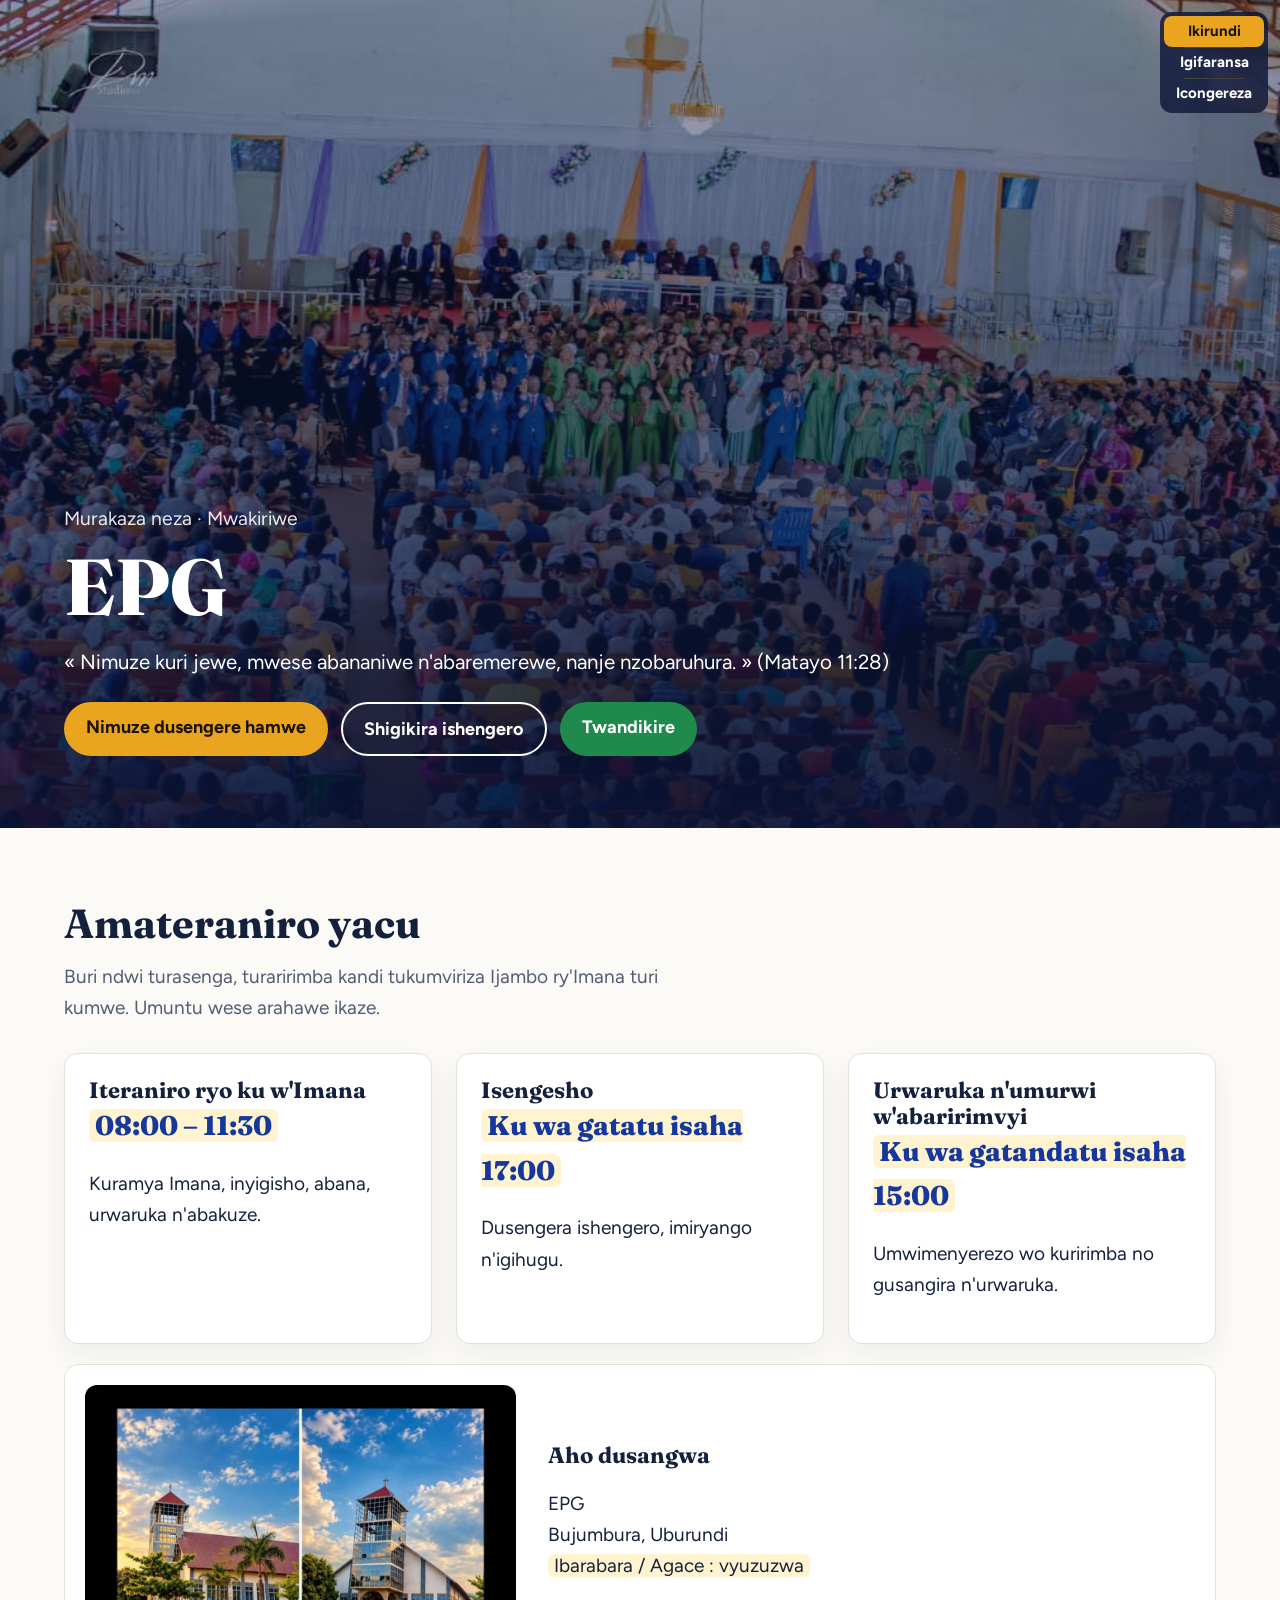
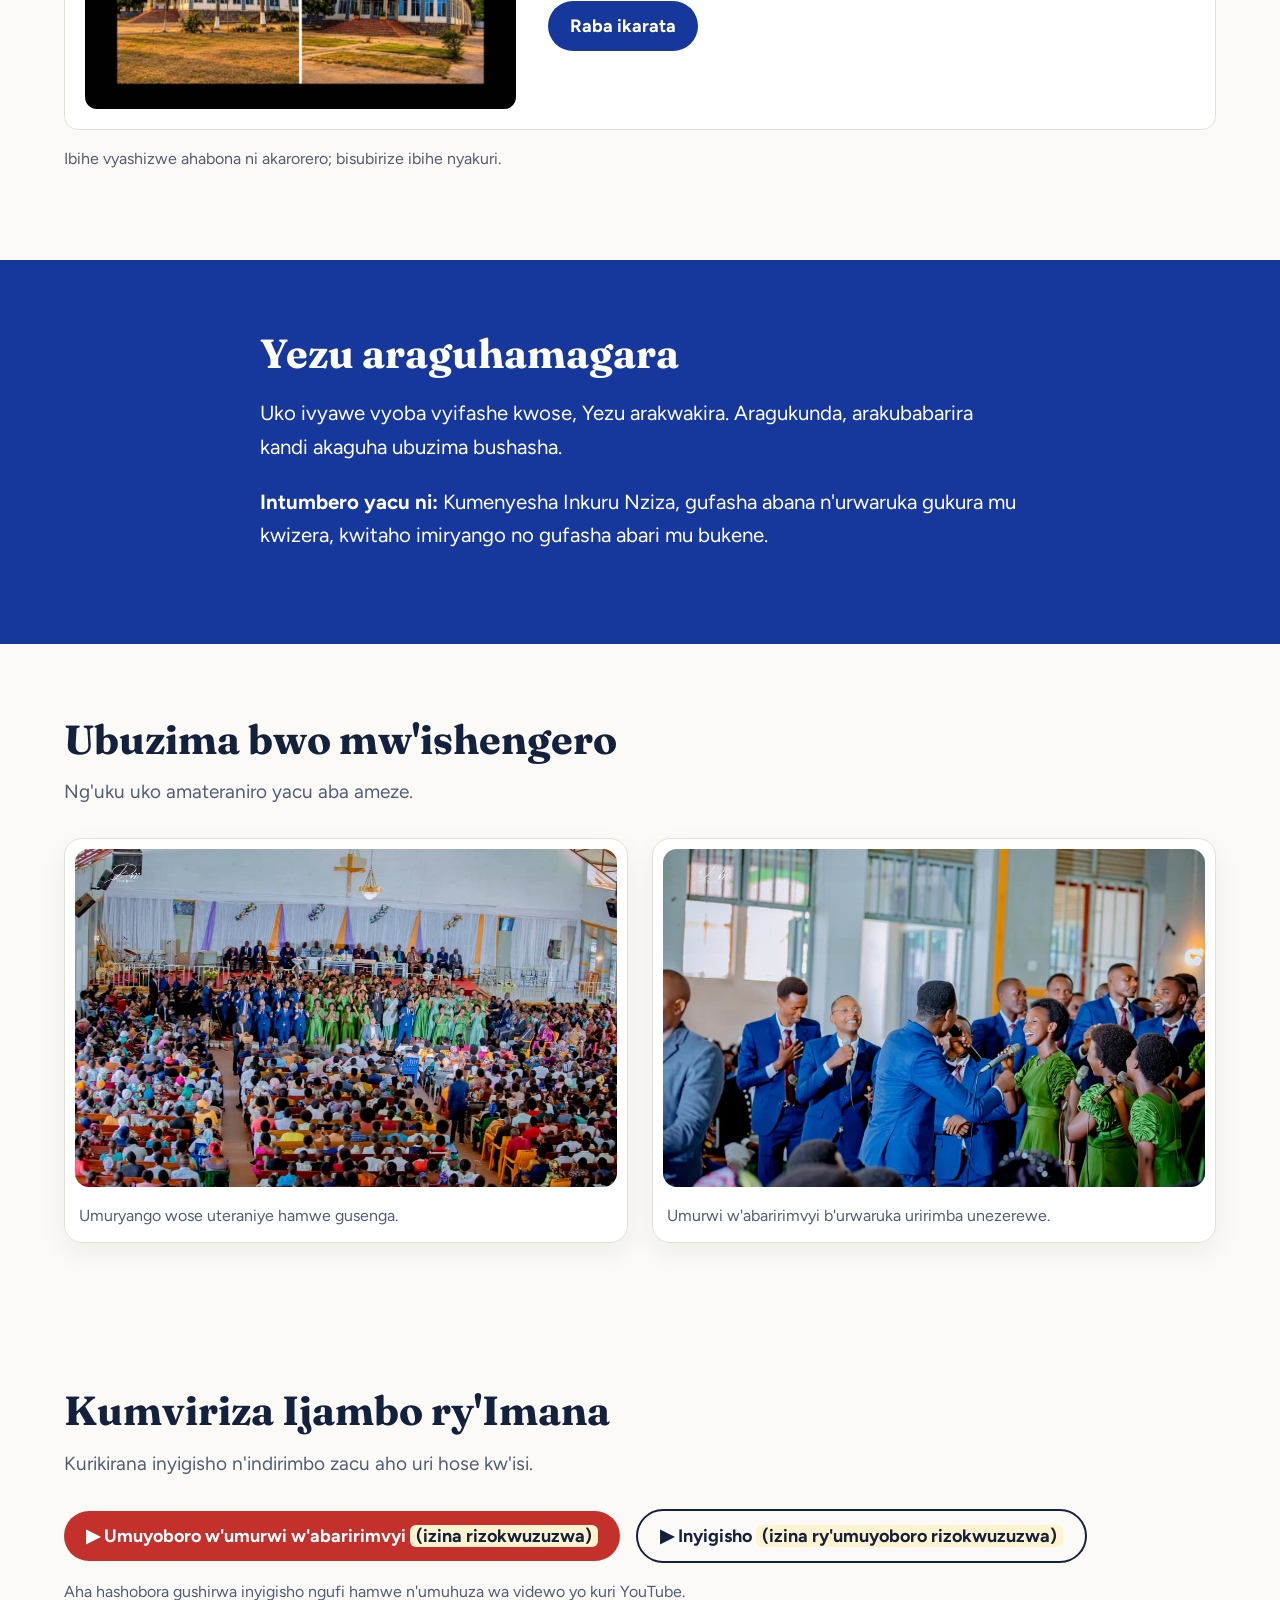
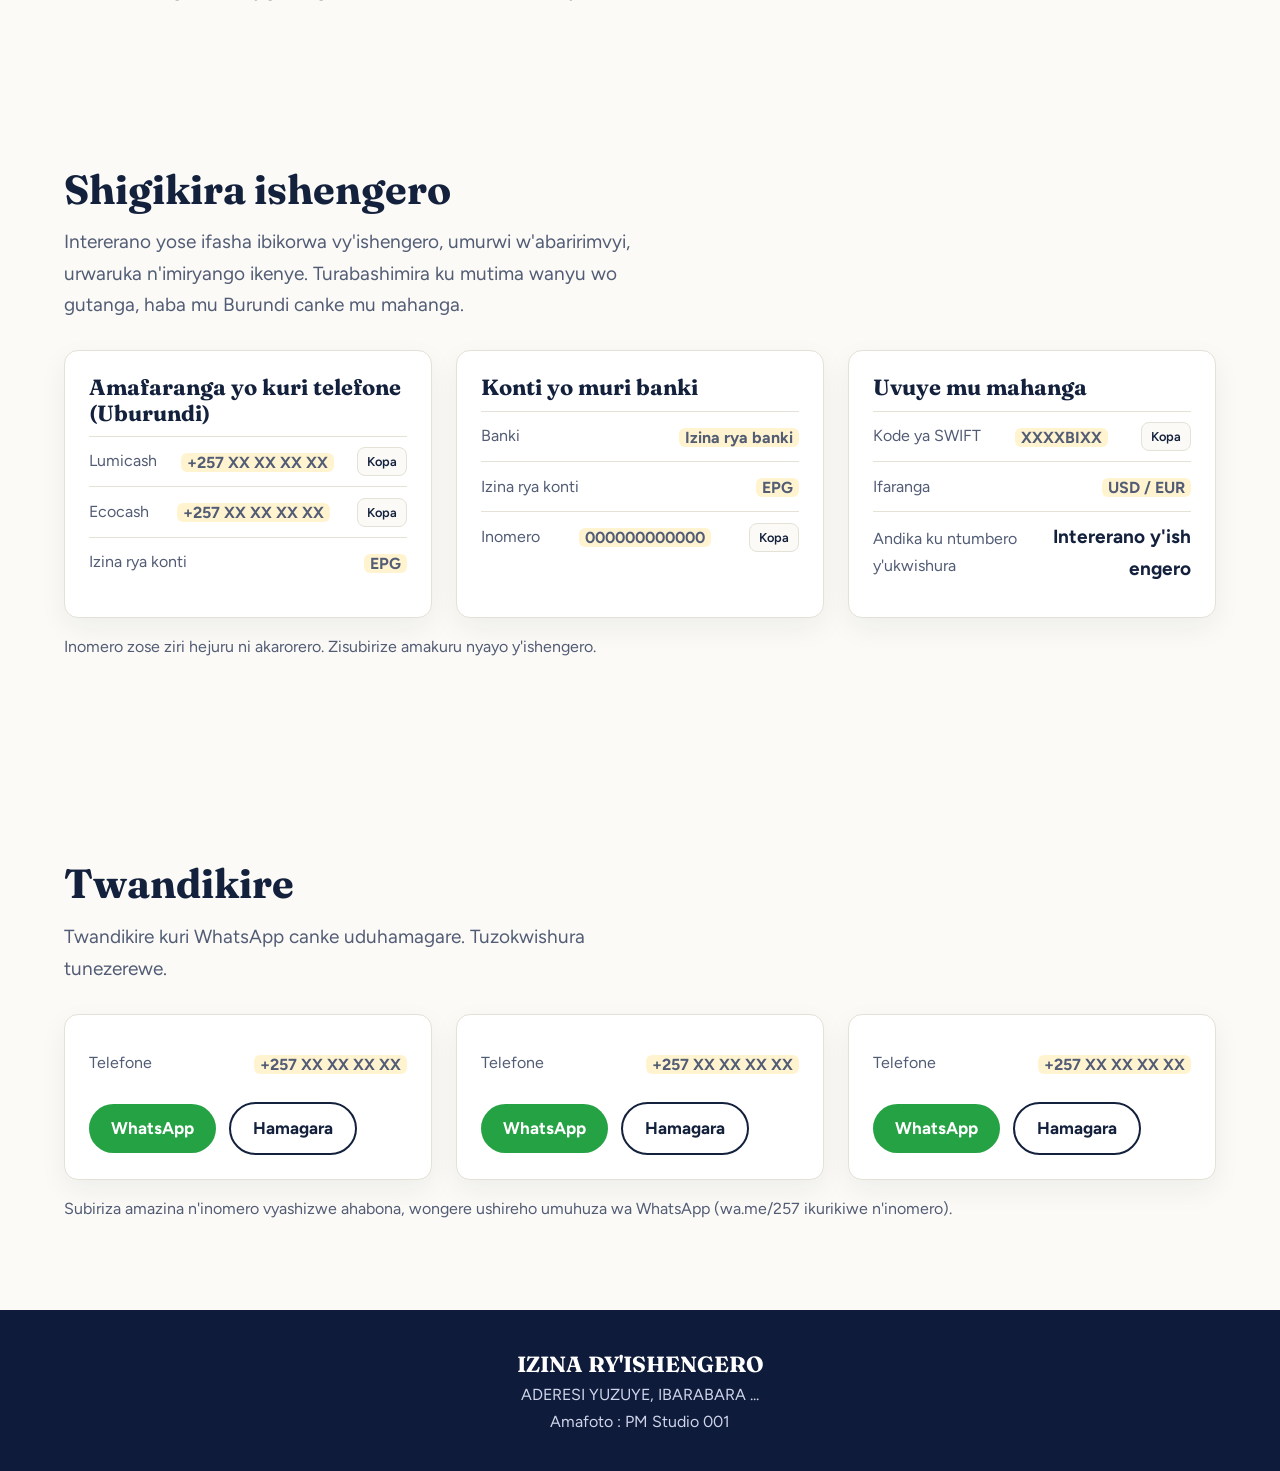
<file: index.html>
<!DOCTYPE html>
<html lang="fr">
<head>
  <meta charset="utf-8">
  <meta name="viewport" content="width=device-width, initial-scale=1, viewport-fit=cover">
  <meta name="theme-color" content="#fbfaf6">
  <meta name="description" content="Bienvenue à l'EPG, église à Bujumbura, Burundi.">
  <title>EPG – Bujumbura, Burundi</title>
  <link rel="icon" type="image/jpeg" href="images/church_image.jpeg">
  <link rel="preconnect" href="https://fonts.googleapis.com">
  <link rel="preconnect" href="https://fonts.gstatic.com" crossorigin>
  <link href="https://fonts.googleapis.com/css2?family=Fraunces:opsz,wght@9..144,600;9..144,800&family=Figtree:wght@400;500;700&display=swap" rel="stylesheet">
  <link rel="stylesheet" href="css/main.css">
  <script type="module" src="js/main.js"></script>
</head>
<body>
  <main id="app"></main>
</body>
</html>
</file>
<file: css/main.css>
/* CSS entry point linked by index.html; keep feature styles imported here. */
@import url("./base.css");
/* Shared section, card, button, and responsive grid rules. */
@import url("./layout.css");
@import url("./components/hero.css");
@import url("./components/services.css");
@import url("./components/mission.css");
@import url("./components/gallery.css");
@import url("./components/sermons.css");
@import url("./components/giving.css");
@import url("./components/contacts.css");
@import url("./components/footer.css");
</file>
